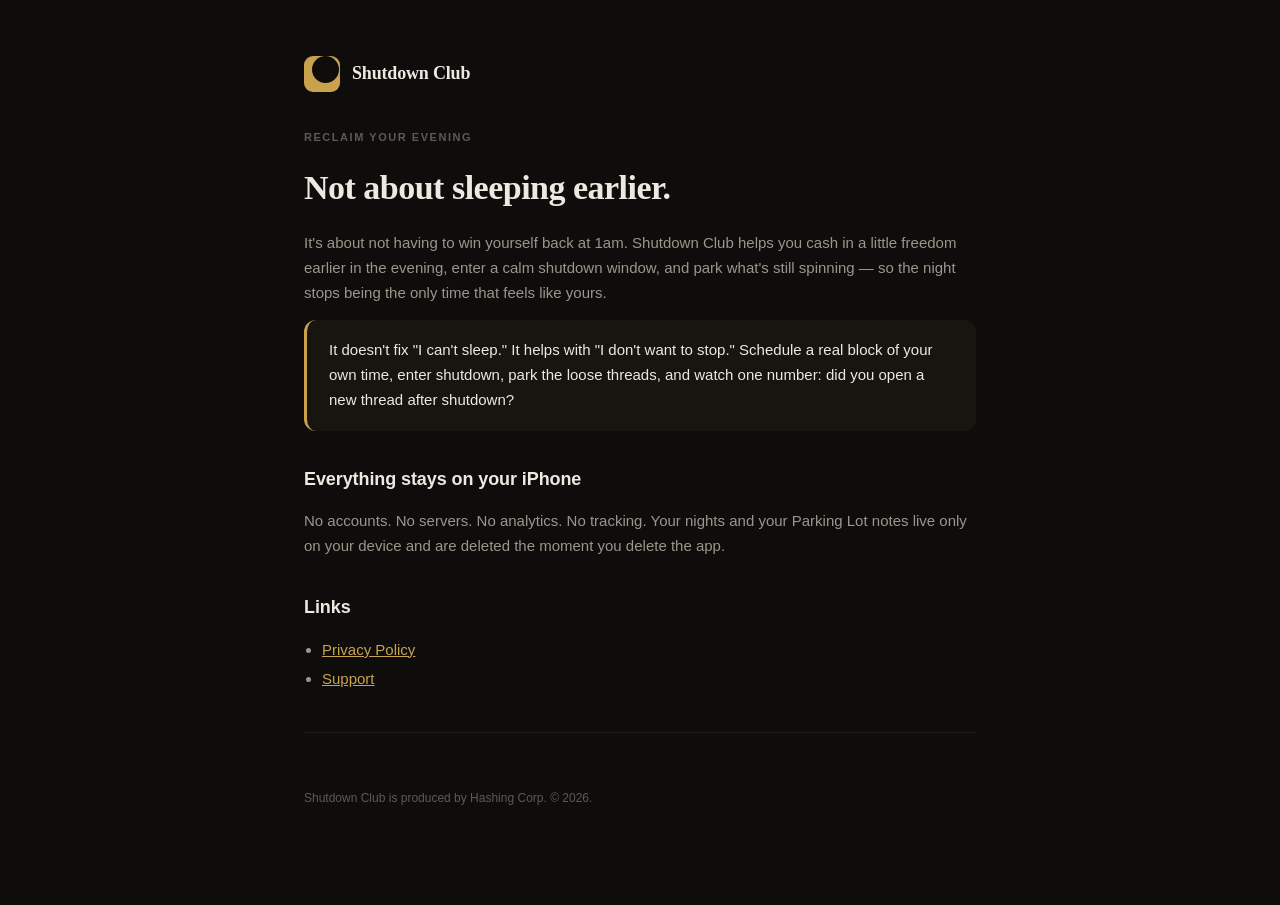
<file: docs/index.html>
<!doctype html>
<html lang="en">
<head>
  <meta charset="utf-8">
  <meta name="viewport" content="width=device-width, initial-scale=1">
  <title>Shutdown Club — stop opening new threads after midnight.</title>
  <link rel="stylesheet" href="_styles.css">
</head>
<body>
  <div class="wrap">
    <header class="brand">
      <span class="mark" aria-hidden="true"></span>
      <h1>Shutdown Club</h1>
    </header>

    <div class="eyebrow">Reclaim your evening</div>
    <h1 class="page-title">Not about sleeping earlier.</h1>
    <p>It's about not having to win yourself back at 1am. Shutdown Club helps you cash in a little freedom earlier in the evening, enter a calm shutdown window, and park what's still spinning — so the night stops being the only time that feels like yours.</p>

    <p class="callout">It doesn't fix "I can't sleep." It helps with "I don't want to stop." Schedule a real block of your own time, enter shutdown, park the loose threads, and watch one number: did you open a new thread after shutdown?</p>

    <h2>Everything stays on your iPhone</h2>
    <p>No accounts. No servers. No analytics. No tracking. Your nights and your Parking Lot notes live only on your device and are deleted the moment you delete the app.</p>

    <h2>Links</h2>
    <ul>
      <li><a href="privacy.html">Privacy Policy</a></li>
      <li><a href="support.html">Support</a></li>
    </ul>

    <hr>
    <footer>Shutdown Club is produced by Hashing Corp. © 2026.</footer>
  </div>
</body>
</html>
</file>
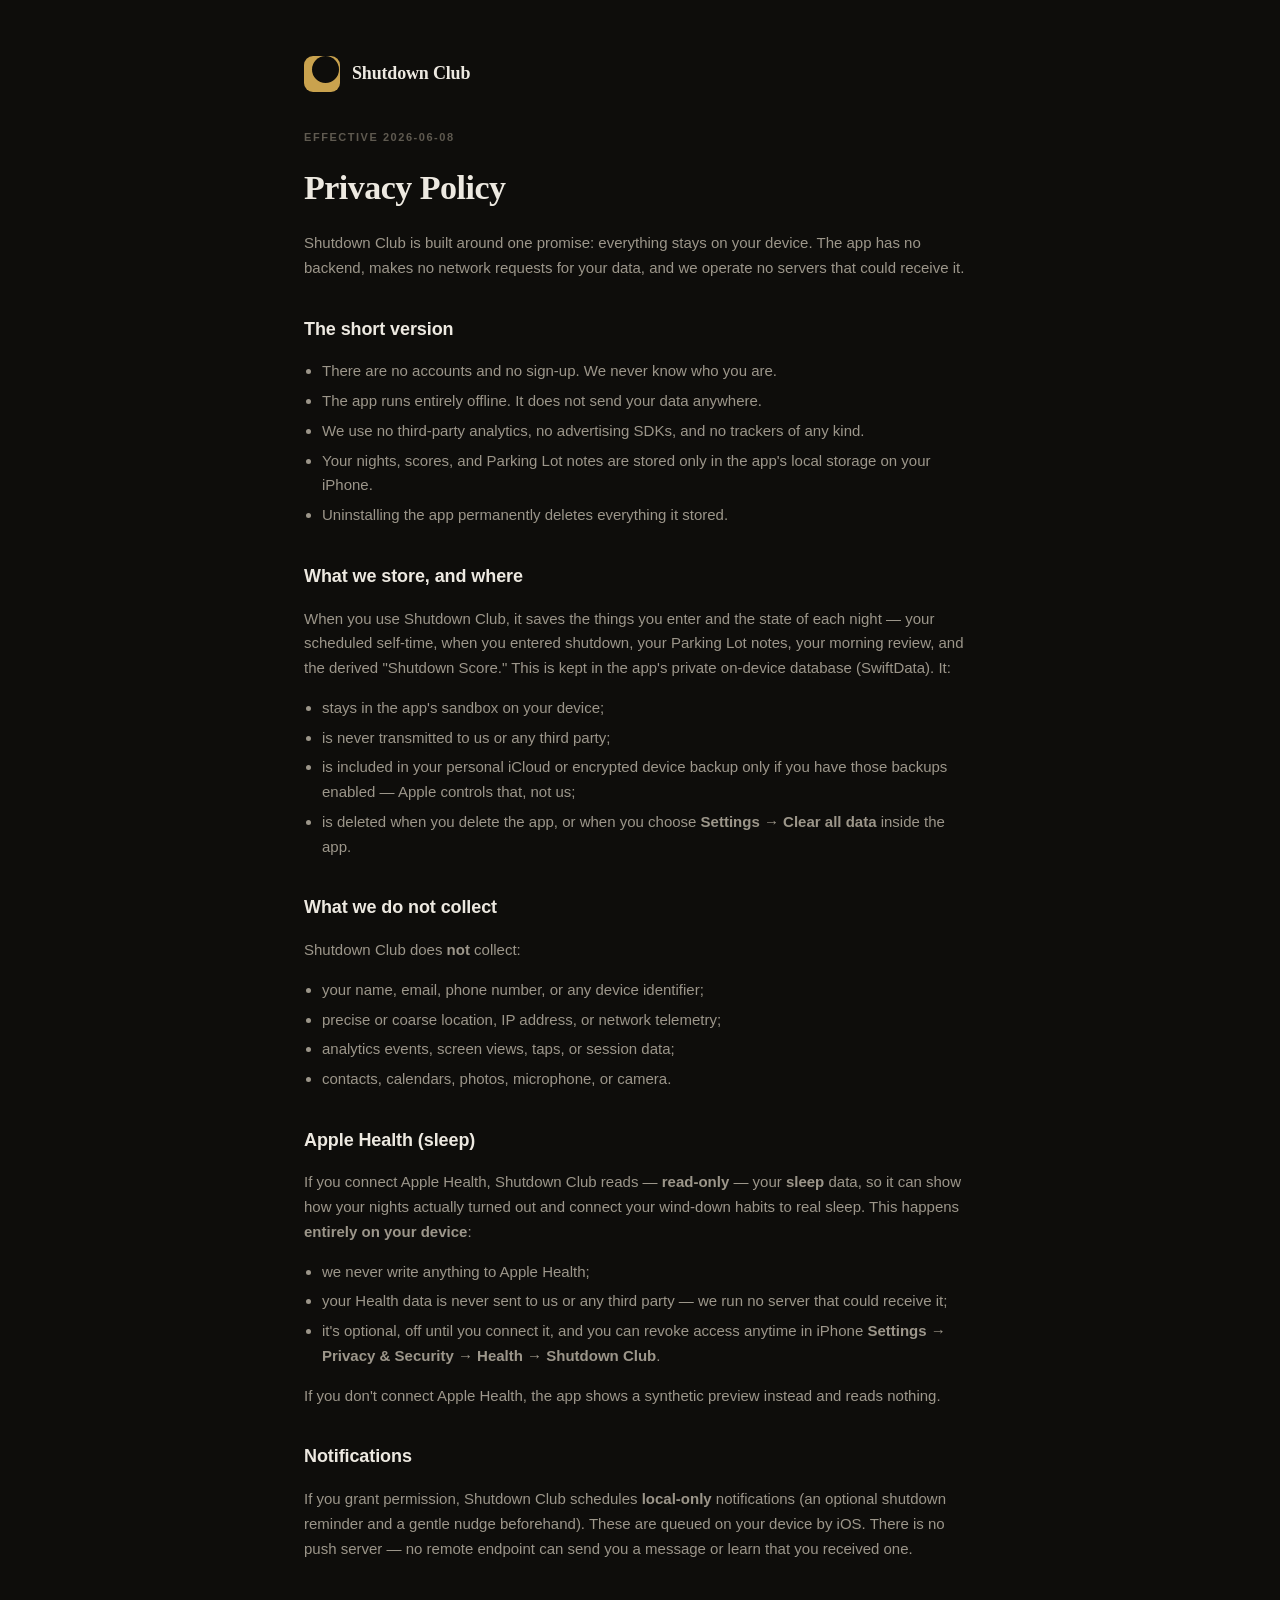
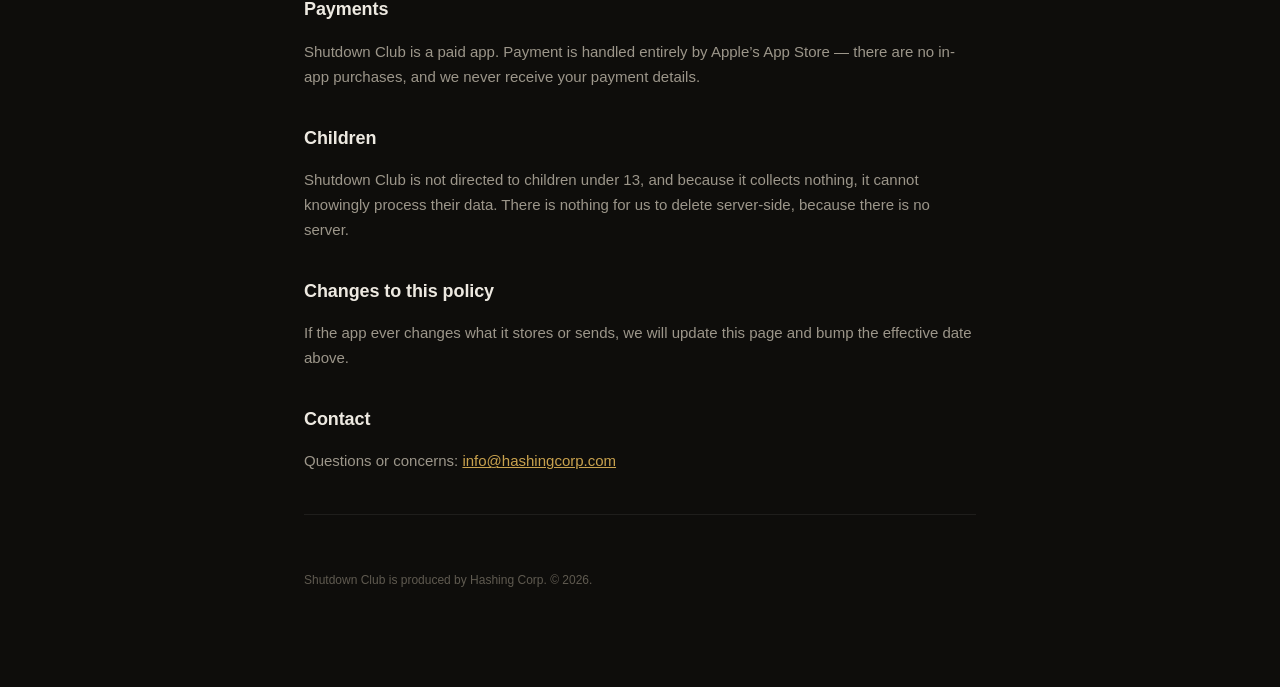
<file: docs/privacy.html>
<!doctype html>
<html lang="en">
<head>
  <meta charset="utf-8">
  <meta name="viewport" content="width=device-width, initial-scale=1">
  <title>Privacy Policy — Shutdown Club</title>
  <link rel="stylesheet" href="_styles.css">
</head>
<body>
  <div class="wrap">
    <header class="brand">
      <span class="mark" aria-hidden="true"></span>
      <h1><a href="index.html">Shutdown Club</a></h1>
    </header>

    <div class="eyebrow">Effective 2026-06-08</div>
    <h1 class="page-title">Privacy Policy</h1>
    <p>Shutdown Club is built around one promise: everything stays on your device. The app has no backend, makes no network requests for your data, and we operate no servers that could receive it.</p>

    <h2>The short version</h2>
    <ul>
      <li>There are no accounts and no sign-up. We never know who you are.</li>
      <li>The app runs entirely offline. It does not send your data anywhere.</li>
      <li>We use no third-party analytics, no advertising SDKs, and no trackers of any kind.</li>
      <li>Your nights, scores, and Parking Lot notes are stored only in the app's local storage on your iPhone.</li>
      <li>Uninstalling the app permanently deletes everything it stored.</li>
    </ul>

    <h2>What we store, and where</h2>
    <p>When you use Shutdown Club, it saves the things you enter and the state of each night — your scheduled self-time, when you entered shutdown, your Parking Lot notes, your morning review, and the derived "Shutdown Score." This is kept in the app's private on-device database (SwiftData). It:</p>
    <ul>
      <li>stays in the app's sandbox on your device;</li>
      <li>is never transmitted to us or any third party;</li>
      <li>is included in your personal iCloud or encrypted device backup only if you have those backups enabled — Apple controls that, not us;</li>
      <li>is deleted when you delete the app, or when you choose <strong>Settings → Clear all data</strong> inside the app.</li>
    </ul>

    <h2>What we do not collect</h2>
    <p>Shutdown Club does <strong>not</strong> collect:</p>
    <ul>
      <li>your name, email, phone number, or any device identifier;</li>
      <li>precise or coarse location, IP address, or network telemetry;</li>
      <li>analytics events, screen views, taps, or session data;</li>
      <li>contacts, calendars, photos, microphone, or camera.</li>
    </ul>

    <h2>Apple Health (sleep)</h2>
    <p>If you connect Apple Health, Shutdown Club reads — <strong>read-only</strong> — your <strong>sleep</strong> data, so it can show how your nights actually turned out and connect your wind-down habits to real sleep. This happens <strong>entirely on your device</strong>:</p>
    <ul>
      <li>we never write anything to Apple Health;</li>
      <li>your Health data is never sent to us or any third party — we run no server that could receive it;</li>
      <li>it's optional, off until you connect it, and you can revoke access anytime in iPhone <strong>Settings → Privacy &amp; Security → Health → Shutdown Club</strong>.</li>
    </ul>
    <p>If you don't connect Apple Health, the app shows a synthetic preview instead and reads nothing.</p>

    <h2>Notifications</h2>
    <p>If you grant permission, Shutdown Club schedules <strong>local-only</strong> notifications (an optional shutdown reminder and a gentle nudge beforehand). These are queued on your device by iOS. There is no push server — no remote endpoint can send you a message or learn that you received one.</p>

    <h2>Payments</h2>
    <p>Shutdown Club is a paid app. Payment is handled entirely by Apple’s App Store — there are no in-app purchases, and we never receive your payment details.</p>

    <h2>Children</h2>
    <p>Shutdown Club is not directed to children under 13, and because it collects nothing, it cannot knowingly process their data. There is nothing for us to delete server-side, because there is no server.</p>

    <h2>Changes to this policy</h2>
    <p>If the app ever changes what it stores or sends, we will update this page and bump the effective date above.</p>

    <h2>Contact</h2>
    <p>Questions or concerns: <a href="mailto:info@hashingcorp.com">info@hashingcorp.com</a></p>

    <hr>
    <footer>Shutdown Club is produced by Hashing Corp. © 2026.</footer>
  </div>
</body>
</html>
</file>
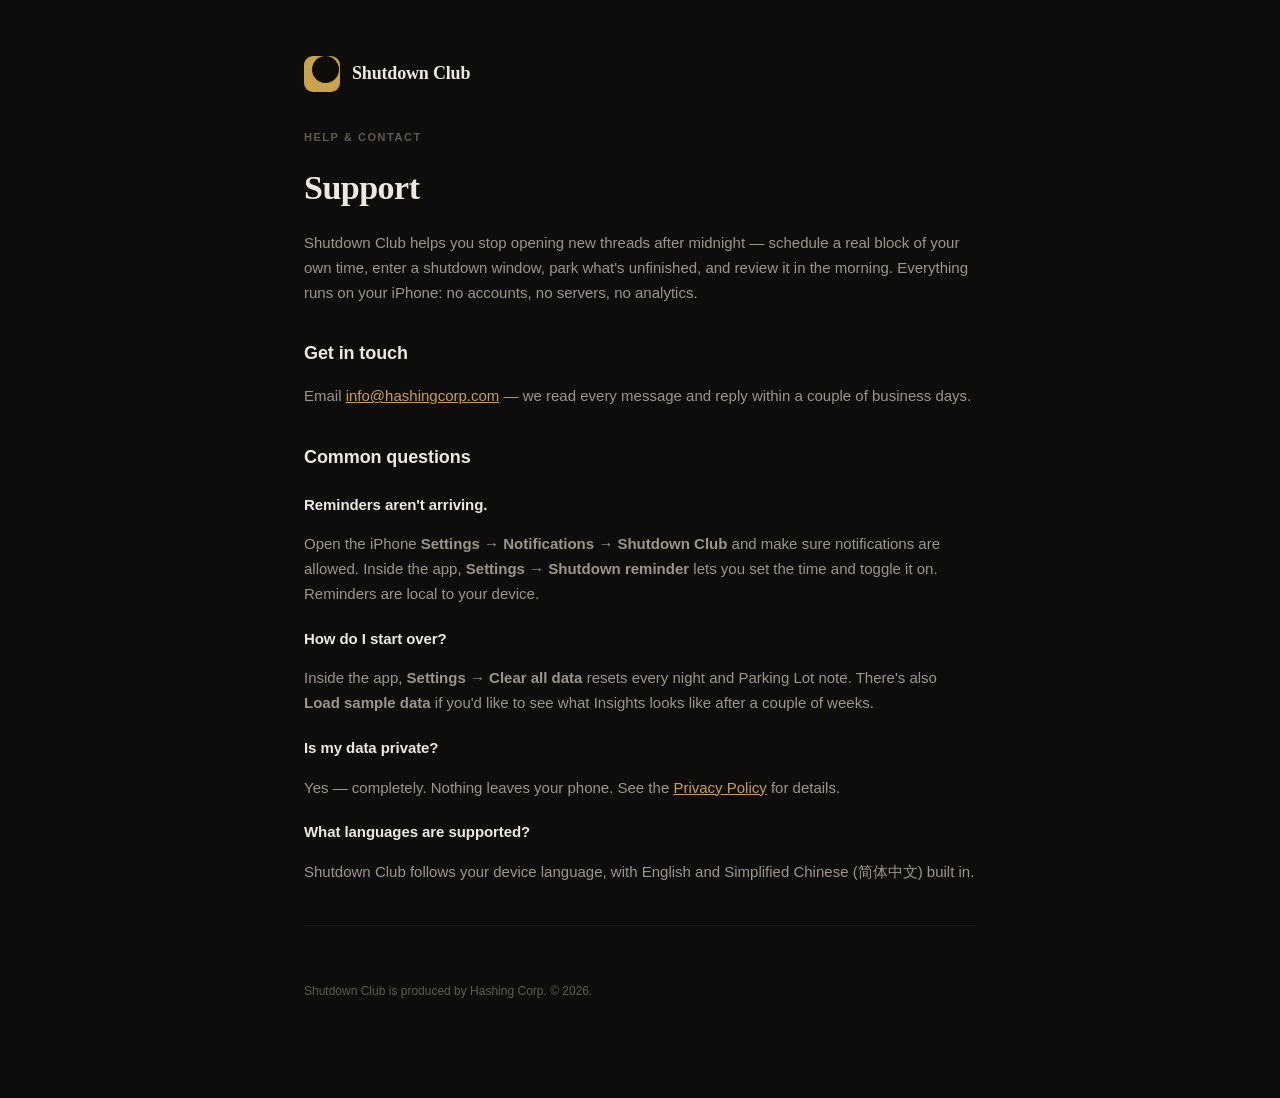
<file: docs/support.html>
<!doctype html>
<html lang="en">
<head>
  <meta charset="utf-8">
  <meta name="viewport" content="width=device-width, initial-scale=1">
  <title>Support — Shutdown Club</title>
  <link rel="stylesheet" href="_styles.css">
</head>
<body>
  <div class="wrap">
    <header class="brand">
      <span class="mark" aria-hidden="true"></span>
      <h1><a href="index.html">Shutdown Club</a></h1>
    </header>

    <div class="eyebrow">Help &amp; contact</div>
    <h1 class="page-title">Support</h1>
    <p>Shutdown Club helps you stop opening new threads after midnight — schedule a real block of your own time, enter a shutdown window, park what's unfinished, and review it in the morning. Everything runs on your iPhone: no accounts, no servers, no analytics.</p>

    <h2>Get in touch</h2>
    <p>Email <a href="mailto:info@hashingcorp.com">info@hashingcorp.com</a> — we read every message and reply within a couple of business days.</p>

    <h2>Common questions</h2>

    <h2 style="font-size:15px; margin-top: 20px;">Reminders aren't arriving.</h2>
    <p>Open the iPhone <strong>Settings → Notifications → Shutdown Club</strong> and make sure notifications are allowed. Inside the app, <strong>Settings → Shutdown reminder</strong> lets you set the time and toggle it on. Reminders are local to your device.</p>

    <h2 style="font-size:15px; margin-top: 20px;">How do I start over?</h2>
    <p>Inside the app, <strong>Settings → Clear all data</strong> resets every night and Parking Lot note. There's also <strong>Load sample data</strong> if you'd like to see what Insights looks like after a couple of weeks.</p>

    <h2 style="font-size:15px; margin-top: 20px;">Is my data private?</h2>
    <p>Yes — completely. Nothing leaves your phone. See the <a href="privacy.html">Privacy Policy</a> for details.</p>

    <h2 style="font-size:15px; margin-top: 20px;">What languages are supported?</h2>
    <p>Shutdown Club follows your device language, with English and Simplified Chinese (简体中文) built in.</p>

    <hr>
    <footer>Shutdown Club is produced by Hashing Corp. © 2026.</footer>
  </div>
</body>
</html>
</file>
<file: docs/_styles.css>
/* Shutdown Club — shared styles for docs/ */
:root {
  --bg: #0E0D0B;
  --card: #17150F;
  --text: #EDE9E1;
  --text-secondary: #9C968A;
  --text-tertiary: #5F5A50;
  --accent: #C9A24E;
  --border: rgba(255,255,255,0.07);
}

* { box-sizing: border-box; }

html, body {
  margin: 0;
  padding: 0;
  background: var(--bg);
  color: var(--text);
  font-family: -apple-system, BlinkMacSystemFont, "SF Pro Text", "Segoe UI", sans-serif;
  font-size: 16px;
  line-height: 1.65;
  -webkit-font-smoothing: antialiased;
}

.wrap { max-width: 720px; margin: 0 auto; padding: 56px 24px 96px; }

header.brand { display: flex; align-items: center; gap: 12px; margin-bottom: 36px; }

header.brand .mark {
  width: 36px; height: 36px; border-radius: 9px;
  background: var(--accent);
  display: inline-block; position: relative; overflow: hidden;
}
/* carve a crescent moon out of the honey square */
header.brand .mark::after {
  content: ""; position: absolute;
  width: 27px; height: 27px; border-radius: 50%;
  background: var(--bg);
  right: 1px; top: 0px;
}

header.brand h1 {
  margin: 0; font-size: 18px; font-weight: 600; letter-spacing: -0.01em;
  font-family: ui-serif, "New York", Georgia, serif;
}
header.brand a { color: inherit; text-decoration: none; }

h1.page-title {
  font-family: ui-serif, "New York", Georgia, serif;
  font-size: 34px; font-weight: 600; letter-spacing: -0.015em; margin: 0 0 8px;
}

.eyebrow {
  text-transform: uppercase; font-size: 11px; font-weight: 600;
  letter-spacing: 0.14em; color: var(--text-tertiary); margin-bottom: 14px;
}

h2 {
  font-size: 18px; font-weight: 600; margin: 34px 0 10px; letter-spacing: -0.005em;
}

p, ul { color: var(--text-secondary); font-size: 15px; }
a { color: var(--accent); }
ul { padding-left: 18px; }
li { margin-bottom: 5px; }

.callout {
  background: var(--card); border-radius: 12px; padding: 18px 22px;
  border-left: 3px solid var(--accent); color: var(--text);
}

hr { border: 0; border-top: 1px solid var(--border); margin: 40px 0; }
footer { margin-top: 56px; font-size: 12px; color: var(--text-tertiary); }
</file>
